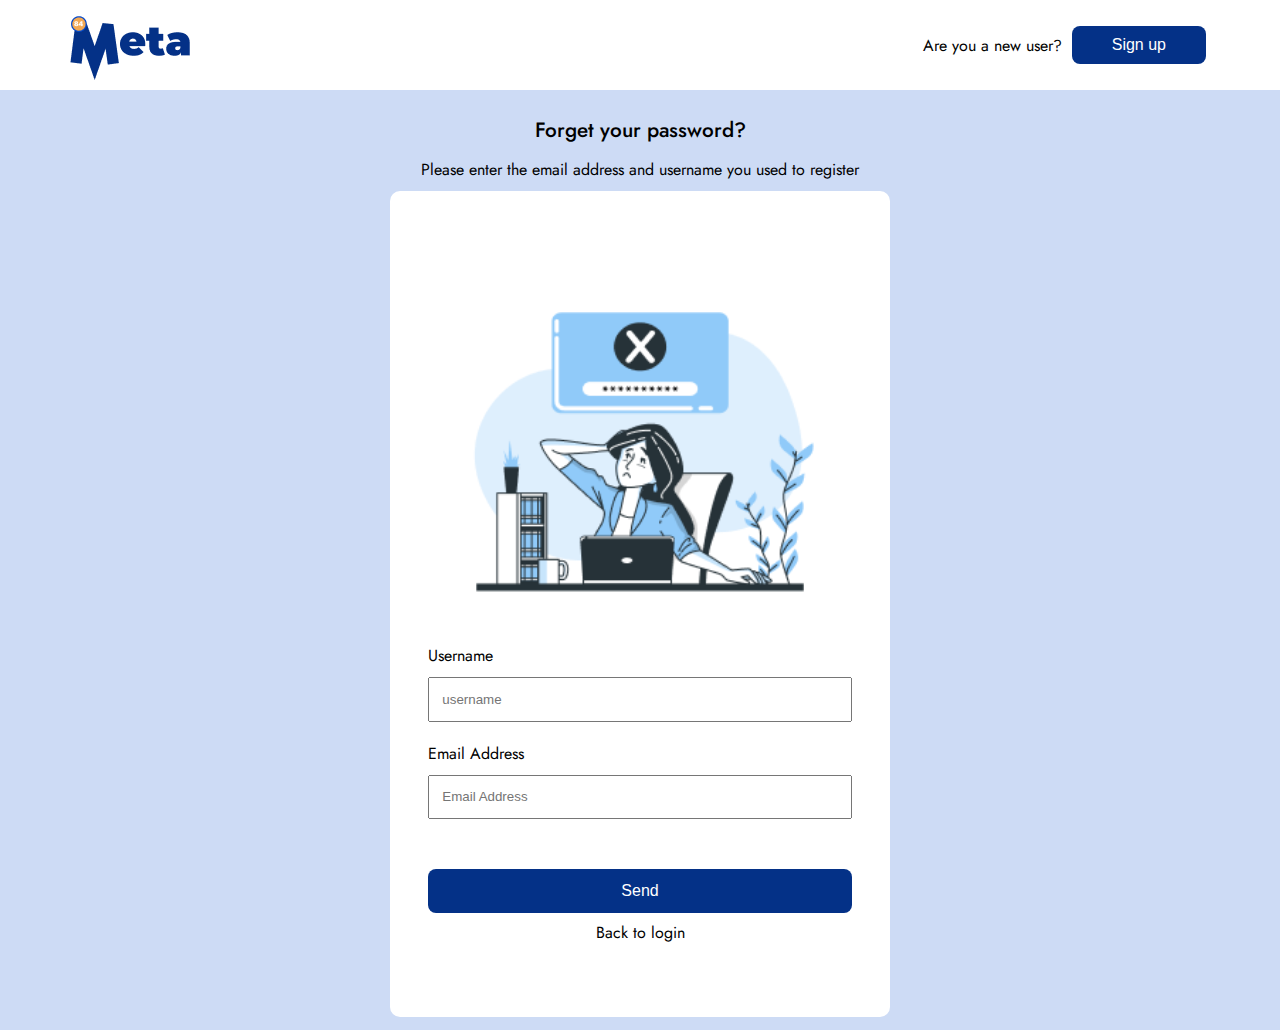
<file: forget.html>
<!DOCTYPE html>
<html lang="en">
<head>
    <meta charset="UTF-8">
    <meta http-equiv="X-UA-Compatible" content="IE=edge">
    <meta name="viewport" content="width=device-width, initial-scale=1.0">
    <link rel="stylesheet" href="static.css">

    <title>Forgot Password</title>
</head>
<body id="SignUpBody" class="sign-up-body">
    <header class="sign-up-header">
        <nav class="sign-up-nav">
            <a><img src="images/Logo.png" alt=""></a>
            <div class="sign-up-log-in">
                <p>
                    Are you a new user?
                </p>
                <button class="sign-up-nav-btn">
                    Sign up
                </button>
            </div>
        </nav>
    </header>
    <main class="sign-up-main">
        <h2>Forget your password?</h2>
        <p class="forgot-paragraph">Please enter the email address and username you used to register</p>
        
        <form action="" method="post" id="form" class="sign-up-form">
            
            <img class="forget-pass-img" src="images/Forgot password-bro 1.png" alt="forget password illustration">
           
            <label for="user-name">Username</label>
            <input type="text" name="user-name" id="username" placeholder="username">
           
            <label for="logInEmail">Email Address</label>
            <input type="email" name="signUp-email" id="signUpEmail" placeholder="Email Address">
           
            <button type="submit" class="sign-up-btn">Send</button>
            <a><p class="forgot-paragraph">Back to login</p></a>
               
        </form>
    </main>
</body>
</html>
</file>
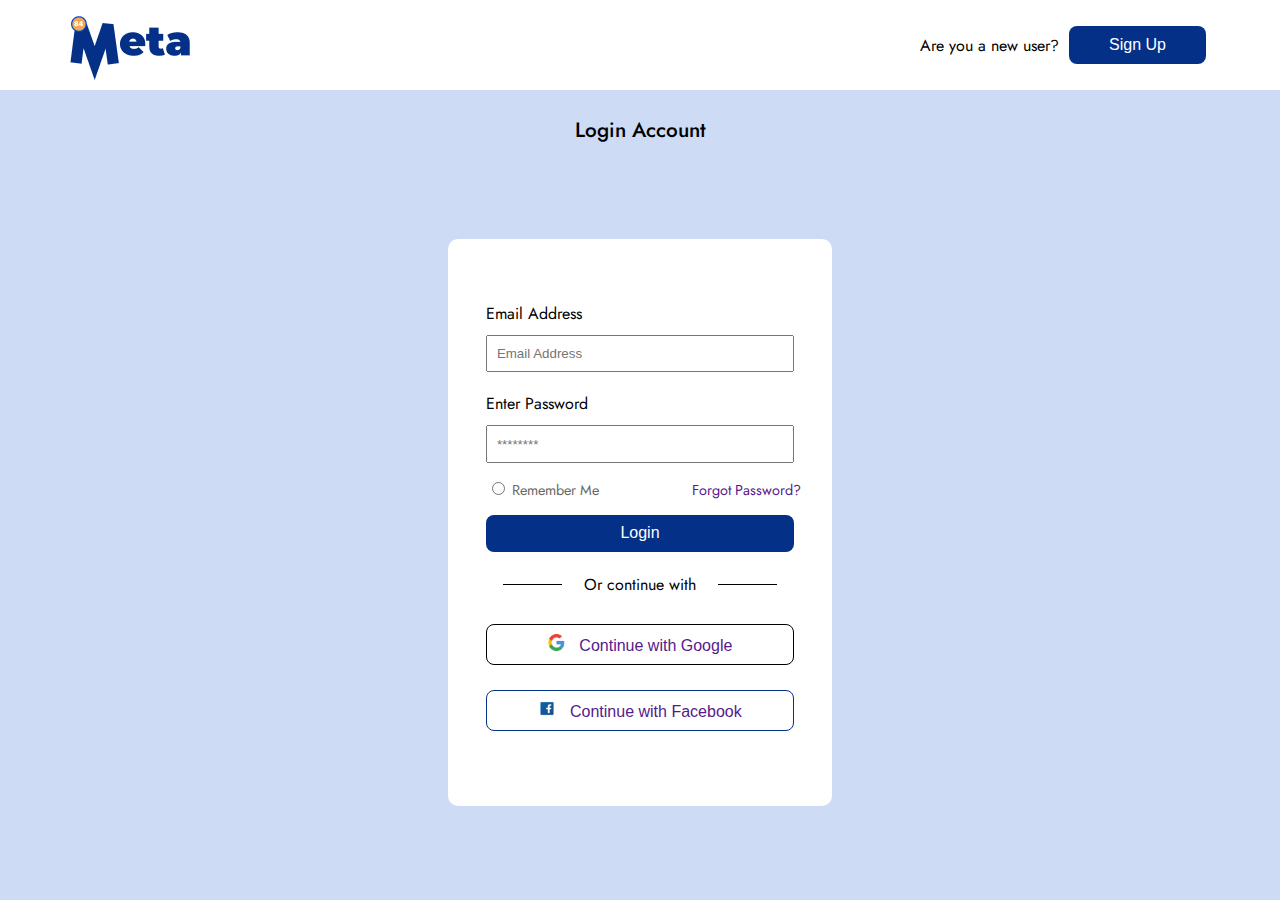
<file: login.html>
<!DOCTYPE html>
<html lang="en">
<head>
    <meta charset="UTF-8">
    <meta http-equiv="X-UA-Compatible" content="IE=edge">
    <meta name="viewport" content="width=device-width, initial-scale=1.0">
    <link rel="stylesheet" href="static.css">
    <link rel="shortcut icon" href="images/favicon.png"/>
    <script src="static.js" defer></script>
    <title>84Meta | Log In</title>
</head>
<body id="logInBody" class="log-in-body">
    <header class="log-in-header">
        <nav class="log-in-nav">
            <a href="index.html" title="Back to Home"><img src="images/Logo.png" alt="logo"></a>
            <div class="log-in-sign-up">
                <p>
                    Are you a new user?
                </p>
                <button class="log-in-nav-btn">
                    <a href="signup.html" class="index-nav-sign-up">Sign Up</a> 
                </button>
            </div>
        </nav>
    </header>
    <main class="log-in-main">
        <h2>Login Account</h2>
        <form action="" method="post" class="log-in-form">
            <label for="logInEmail">Email Address</label>
            <input type="email" name="login-email" id="logInEmail" placeholder="Email Address">
            <label for="logInPassword">Enter Password</label>
            <input type="password" name="login-password" id="logInPassword" placeholder="********">
            <div class="log-in-forgot-rem">
                <div>
                <input type="radio" name="log-in-rem" id="logInRem">
                <label for="logInRem">Remember Me</label>
                </div>
                <a href="" class="log-in-forgot">Forgot Password?</a>
            </div>
            <button type="submit" class="log-in-btn">Login</button>
            <div class="log-in-continue">
                <span class="log-in-line"></span>
                <p>Or continue with</p>  
                <span class="log-in-line"></span>
            </div>
            <button type="submit" class="log-in-social log-in-google"><img src="images/google-svgrepo-com (1) 1.png" alt=""><a href="">Continue with Google</a></button>
            <button type="submit" class="log-in-social log-in-fb"><img src="images/Facebook.png" alt=""><a href="">Continue with Facebook</a></button>
        </form>
    </main>
</body>
</html>
</file>
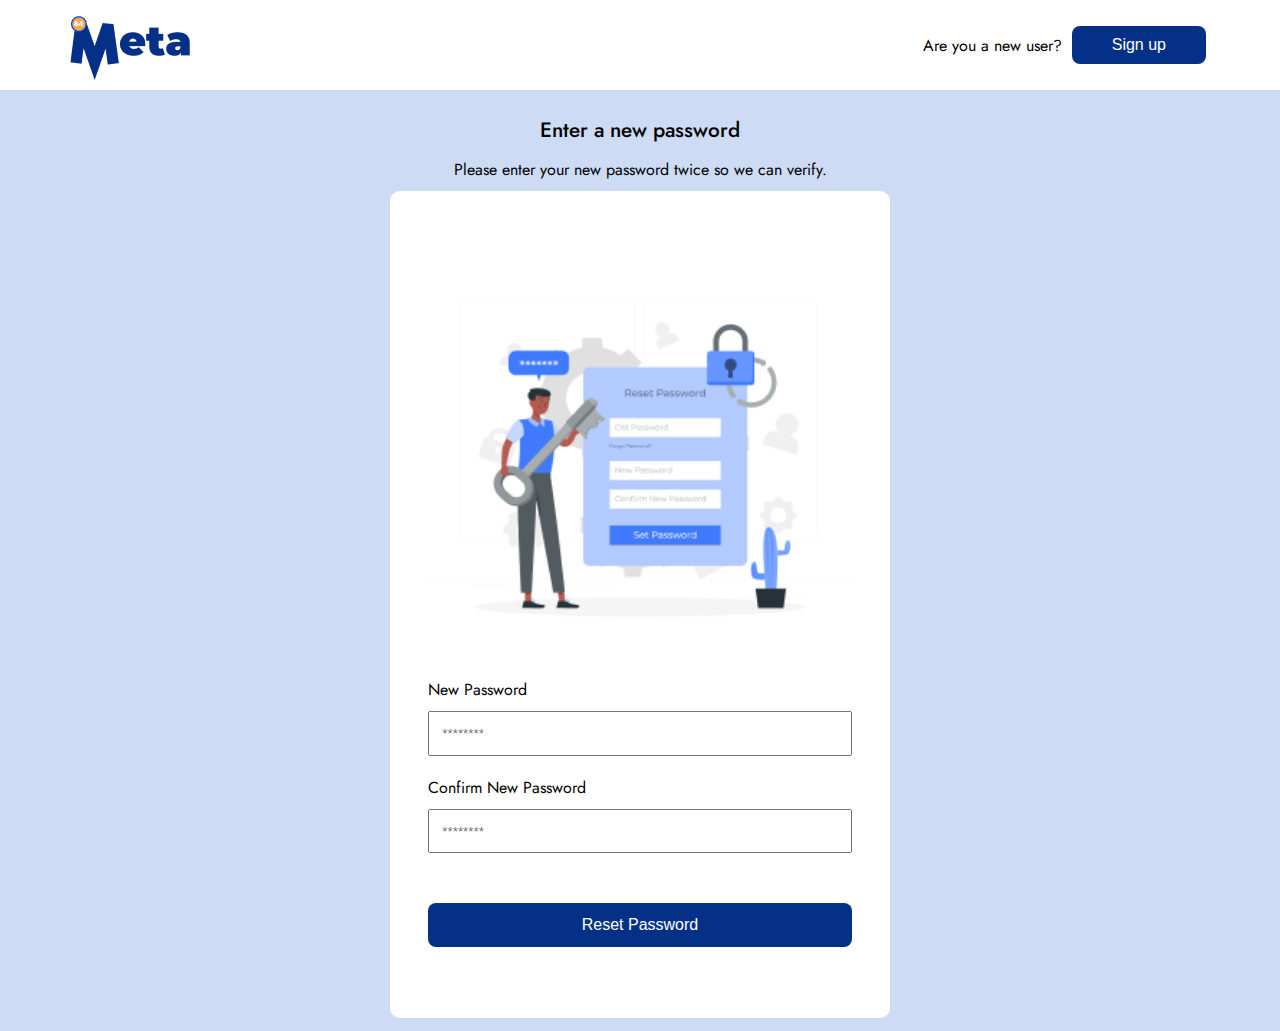
<file: reset.html>
<!DOCTYPE html>
<html lang="en">
<head>
    <meta charset="UTF-8">
    <meta http-equiv="X-UA-Compatible" content="IE=edge">
    <meta name="viewport" content="width=device-width, initial-scale=1.0">
    <link rel="stylesheet" href="static.css">

    <title>Forgot Password</title>
</head>
<body id="SignUpBody" class="sign-up-body">
    <header class="sign-up-header">
        <nav class="sign-up-nav">
            <a><img src="images/Logo.png" alt=""></a>
            <div class="sign-up-log-in">
                <p>
                    Are you a new user?
                </p>
                <button class="sign-up-nav-btn">
                    Sign up
                </button>
            </div>
        </nav>
    </header>
    <main class="sign-up-main">
        <h2>Enter a new password</h2>
        <p class="forgot-paragraph">Please enter your new password twice so we can verify.</p>
        
        <form action="" method="post" id="form" class="sign-up-form">
            
            <img class="forget-pass-img" src="images/Reset password-rafiki 1.png" alt="forget password illustration">
           
            
            <label for="logInPassword">New Password</label>
            <input type="password" name="signUp-password" id="signUpPassword" placeholder="********">

           
            
                <label for="logInPassword">Confirm New Password</label>
                <input type="password" name="signUp-password2" id="signUpPassword2" placeholder="********">
  
            <button type="submit" class="sign-up-btn">Reset Password</button>
           
               
        </form>
    </main>
</body>
</html>
</file>
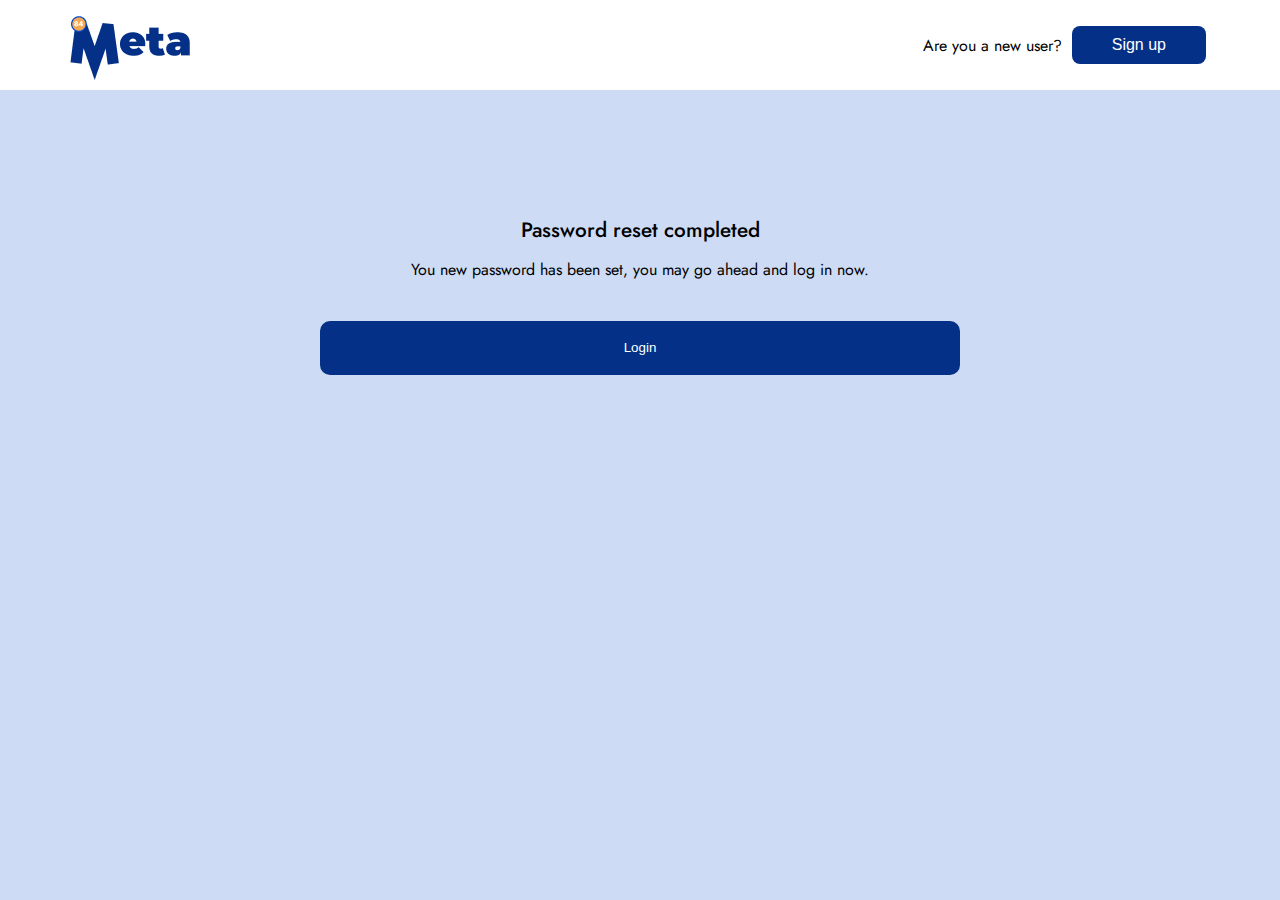
<file: resetComplete.html>
<!DOCTYPE html>
<html lang="en">
<head>
    <meta charset="UTF-8">
    <meta http-equiv="X-UA-Compatible" content="IE=edge">
    <meta name="viewport" content="width=device-width, initial-scale=1.0">
    <link rel="stylesheet" href="static.css">

    <title>Forgot Password</title>
</head>
<body id="SignUpBody" class="sign-up-body">
    <header class="sign-up-header">
        <nav class="sign-up-nav">
            <a><img src="images/Logo.png" alt=""></a>
            <div class="sign-up-log-in">
                <p>
                    Are you a new user?
                </p>
                <button class="sign-up-nav-btn">
                    Sign up
                </button>
            </div>
        </nav>
    </header>
    <main class="sign-up-main">
        <div class="resetComplete">
            <h2>Password reset completed</h2>
            <p class="forgot-paragraph">You new password has been set, you may go ahead and log in now.</p>
            <button type="submit" class="buttonComplete">Login</button>
        </div>
       
    </main>
</body>
</html>
</file>
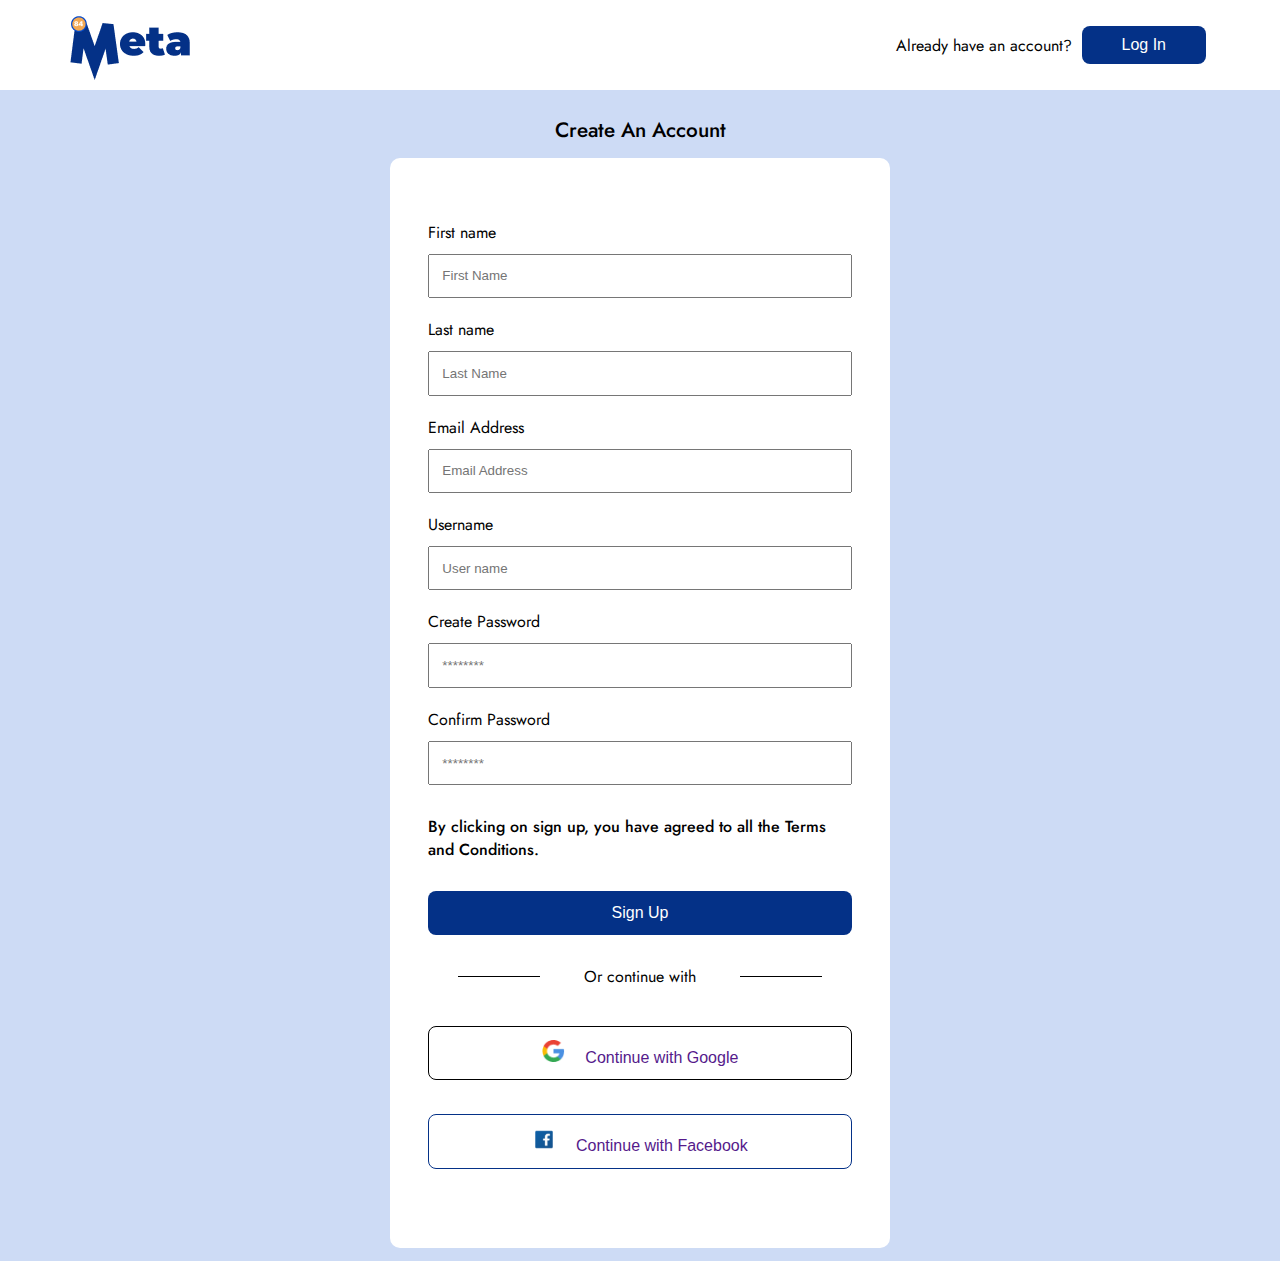
<file: signup.html>
<!DOCTYPE html>
<html lang="en">
<head>
    <meta charset="UTF-8">
    <meta http-equiv="X-UA-Compatible" content="IE=edge">
    <meta name="viewport" content="width=device-width, initial-scale=1.0">
    <link rel="stylesheet" href="static.css">
    <script src="signup.js" defer></script>
    <link rel="shortcut icon" href="images/favicon.png"/>
    <title>84Meta | Sign Up</title>
</head>
<body id="SignUpBody" class="sign-up-body">
    <header class="sign-up-header">
        <nav class="sign-up-nav">
            <a href="index.html" title="Back to Home"><img src="images/Logo.png" alt="logo"></a>
            <div class="sign-up-log-in">
                <p>
                    Already have an account?
                </p>
                <button class="log-in-nav-btn">
                    <a href="login.html" class="index-nav-sign-up">Log In</a> 
                </button>
            </div>
        </nav>
    </header>
    <main class="sign-up-main">
        <h2>Create An Account</h2>
        <form action="" method="post" id="form" class="sign-up-form">
            
            <div class="form-control">
                <label for="first-name">First name</label>
                <input type="text" name="first-name" id="firstName" placeholder="First Name">
                <small>Error message</small>
            </div>   
            
            <div class="form-control">
                <label for="last-name">Last name</label>
                <input type="text" name="last-name" id="lastName" placeholder="Last Name">
                <small>Error message</small>
            </div>
           
            <div class="form-control">
                <label for="logInEmail">Email Address</label>
                <input type="email" name="signUp-email" id="signUpEmail" placeholder="Email Address">
                <small>Error message</small>
            </div>
            
            <div class="form-control">
                <label for="username">Username</label>
			    <input type="text" placeholder="User name" id="username" />
                <small>Error message</small>
            </div>
            
            <div class="form-control">
                <label for="logInPassword">Create Password</label>
                <input type="password" name="signUp-password" id="signUpPassword" placeholder="********">
                <small>Error message</small>
            </div>
           
            <div class="form-control">
                <label for="logInPassword">Confirm Password</label>
                <input type="password" name="signUp-password2" id="signUpPassword2" placeholder="********">
                <small>Error message</small>
            </div>
            
            
            <p class="terms">By clicking  on sign up, you have agreed to all the <a>Terms and Conditions</a>.</p>

            <button type="submit" class="sign-up-btn">Sign Up</button>
            <div class="sign-up-continue">
                <span class="sign-up-line"></span>
                <p>Or continue with</p>  
                <span class="sign-up-line"></span>
            </div>
            <button type="submit" class="sign-up-social sign-up-google"><img src="images/google-svgrepo-com (1) 1.png" alt=""><a href="">Continue with Google</a></button>
            <button type="submit" class="sign-up-social sign-up-fb"><img src="images/Facebook.png" alt=""><a href="">Continue with Facebook</a></button>
        </form>
    </main>
</body>
</html>
</file>
<file: static.css>
@import url('https://fonts.googleapis.com/css2?family=Jost:ital,wght@0,100;0,200;0,300;0,400;0,500;0,600;0,700;0,800;0,900;1,100;1,200;1,300;1,400;1,500;1,600;1,700;1,800;1,900&display=swap');

:root{
    --font-family: 'Jost', sans-serif;
    --primary-blue:#064acb;
    --primary-blue-hover:#053ea9;
    --primary-blue-active-focus:#043187;
    --secondary-brown:#f3a953;
    --secondary-brown-hover:#ca8d45;
    --secondary-brown-active-focus:#a27137;
    --success-green:#00d400;
    --success-green-hover:#00aa00;
    --success-green-active-focus:#008000;
    --error-red:#ff0000;
    --error-red-hover:#d40000;
    --error-red-active-focus:#aa0000;
    --border-radius:10px;
    --login-border-radius:8px;
    --hero-section-blue:#cddbf5;
    --regular-font-size:24px;
    --large-font-size:56px;
    --regular-font-weight:400;
    --heavy-font-weight:700;
    --border-width: 1px;
    --white:white;
    --black:black;
    --index-hero-text-background:linear-gradient(180deg, #5986dc, #043187);
    --box-shadow-gray:2px 2px 6px dimgray;
    --transparent:transparent;
    --index-hero-circle:#5986dc;
    --decoration-border: solid 3px var(--secondary-brown);
    --footer-background:#82a4e5;
}

*, ::before, ::after{
    box-sizing: border-box;
    padding: 0;
    margin: 0;
}
html,body{
    width: 100%;
    font-family: var(--font-family);
    font-size: 1em;
    
}

.index-body{
    color: var(--black);
}
.index-header{
    background-color:var(--hero-section-blue); 
}
.index-body button{
    outline: none;
    border: none;
}
.nav{
    width: 100%;
    display: flex;
    flex-direction: row;
    height: 10vh;
}
.base-nav{
    font-size: 1.3em;
}
.nav-btn{
    margin: 0px 10px;
    padding: 10px 40px;
    border-radius: var(--border-radius);
    border: none;
    font-size: .7em;
}
.contact-us-body nav, .about-us-body nav, .faq-body nav{
    font-size: 1.3em;
}
.nav-btn:nth-child(1){
    background-color: var(--primary-blue-active-focus);
    color: var(--white);
}

.nav-btn:nth-child(2){
    background-color: var(--transparent);
    color: var(--primary-blue-active-focus);
    border: solid 1px var(--primary-blue-active-focus);
}
.nav-btn:hover, .nav-btn:hover, .index-hero-btn:hover, .start-btn-left:hover{
    color: white;
    background-color: var(--primary-blue-hover);
}
.nav-btn:nth-child(2) a, .nav-btn:nth-child(2) a:active{
    color: var(--primary-blue-active-focus);
}
.nav-btn:nth-child(2) a:hover, .index-log:hover  .index-nav-log-in, , .nav-btn:nth-child(2) a:visited{
    color: var(--white);
}
a{
    text-decoration: none;
}
.start a{
    color: white;
}
.hamburger:hover .toggle-item{
    z-index: 40;
    cursor: pointer;
    background-color: var(--secondary-brown-hover);
}
.profile-circle{
    z-index: 40;
    display: none;
}
img{
    cursor: pointer;
}
.vid-popup-wrapper{
    top: 15vh;
    left: 20%;
    position: absolute;
    display: none;
    flex-direction: row;
    justify-content: center;
    align-items: center;
    width: 60%;
    padding: 5%;
    background-color: transparent;
    opacity: .9;
}
.index-nav-sign-up{
    color: white;
}
.index-log:hover  .index-nav-log-in, .log-in-btn:hover .index-nav-log-in, .log-in-nav-btn:hover .index-nav-sign-up{
    color: white;
}
.log-in-body .index-nav-log-in{
    color: white;
}
#close{
    position: absolute;
    font-size: 1em;
    padding: 3% 5%;
    border-radius: var(--border-radius);
    background-color: var(--primary-blue-active-focus);
    color: var(--white);
    top: 0%;
    right:1vw;
    cursor: pointer;
}
#close:hover{
    background-color: var(--primary-blue-hover);
    color: var(--secondary-brown);
}
.blur{
    filter: blur(100px);
    -webkit-filter: blur(100px);
    -moz-filter: blur(100px);
    -o-filter: blur(100px);
    -ms-filter: blur(100px);
}
.vid-popup-container{
    display: flex;
    justify-content: center;
    width: 100%;
    margin: auto;
}
button, a{
    cursor: pointer;
}
.sign-up-nav{
    width: 100%;
    display: flex;
    height: 10vh;
    padding: 1% 5%;
    align-items: center;
    justify-content: space-between;
}

.sign-up-nav-btn{
    margin: 0px 10px;
    padding: 10px 40px;
    border-radius: var(--login-border-radius);
    border: none;
    font-size: 1em;
    background-color: var(--primary-blue-active-focus);
    color: var(--white);
}
.sign-up-log-in{
    display: flex;
    flex-direction: row;
    align-items: center;
}
.sign-up-main{
    background-color: var(--hero-section-blue);
    width: 100%;
    padding:1%;
    display: flex;
    flex-direction: column;
    min-height: 90vh;
}
.sign-up-main h2{
    font-size: 1.3em;
    font-weight: 500;
    text-align: center;
    padding: 1%;
}
.sign-up-form{
    width: 500px;
    
    margin: auto;
    background-color: white;
    border-radius: var(--border-radius);
    display: flex;
    flex-direction: column;
    padding:  5% 3%;
}

.terms{
    font-weight: 500;
    font-size: 16px;
    margin-top: 10px;
}

.form-control{
    display: flex;
    flex-direction: column;
    position: relative;
}

.form-control.success input {
	border-color: var(--success-green) ;
}

.form-control.error input {
	border-color: #e74c3c;
}


.form-control small {
	color: #e74c3c;
	position: absolute;
	bottom: 0;
	left: 0;
    
	visibility: hidden;
}

.form-control.error small {
	visibility: visible;
}


#SignUpEmail,#signUpPassword,#signUpPassword2
.sign-up-btn,.sign-up-social{
    width: 100%;
    place-self: center;
}
#signUpEmail,#signUpPassword,#signUpPassword2,#lastName,#firstName,#username{
    padding: 3%;
    margin-bottom: 20px;
}
.sign-up-btn,.sign-up-social{
    padding: 3% ;
    font-size: 1em;
    border-radius: var(--login-border-radius);
}
.sign-up-btn{
    background-color: var(--primary-blue-active-focus);
    color: white;
    margin: 2% 0%;
    margin-top: 30px;
}
.sign-up-social{
    margin: 4% 0%;
}
.sign-up-continue{
    padding: 5% 2%;
    width: 100%;
    text-align: center;
    display: flex;
    flex-direction: row;
    align-items: center;
    justify-content: space-around;
}
.sign-up-social img{
    width: 6%;
    margin-right: 5%;
    height: auto;
}
.sign-up-line{
    height: 1px;
    background-color: black;
    width: 20%;
}
.sign-up-form label{
    margin-bottom: 10px;
}
.sign-up-btn:hover, .sign-up-nav-btn:hover{
    background-color: var(--primary-blue-hover);
}

input:focus{
    outline: none;
    border: solid 1px var(--primary-blue);
}
.sign-up-social{
    background-color: var(--white);
}
.sign-up-fb{
    border: solid 1px var(--primary-blue-active-focus);
}
.sign-up-google{
    border: solid 1px var(--black);
}

.log-in-forgot a, .log-in-forgot a:visited,.log-in-forgot a:active{
    text-decoration: none;
    color: dimgray;
}
.log-in-body a:hover{
    color: var(--primary-blue-hover);
}
.log-in-nav button, .log-in-btn{
    outline: none;
    border: none;
}
.log-in-nav{
    width: 100%;
    display: flex;
    height: 10vh;
    padding: 1% 5%;
    align-items: center;
    justify-content: space-between;
}

.log-in-nav-btn{
    margin: 0px 10px;
    padding: 10px 40px;
    border-radius: var(--login-border-radius);
    border: none;
    font-size: 1em;
    background-color: var(--primary-blue-active-focus);
    color: var(--white);
}
.log-in-sign-up{
    display: flex;
    flex-direction: row;
    align-items: center;
}
.log-in-main{
    background-color: var(--hero-section-blue);
    width: 100%;
    padding:1%;
    display: flex;
    flex-direction: column;
    min-height: 90vh;
}
.log-in-main h2{
    font-size: 1.3em;
    font-weight: 500;
    text-align: center;
    padding: 1%;
}
.log-in-form{
    width: 30vw;
    margin: auto;
    background-color: white;
    border-radius: var(--border-radius);
    display: flex;
    flex-direction: column;
    padding:  5% 3%;
}
#logInEmail,#logInPassword,
.log-in-btn,.log-in-social{
    width: 100%;
    place-self: center;
}
#logInEmail,#logInPassword{
    padding: 3%;
    margin-bottom: 20px;
}
.log-in-btn,.log-in-social{
    padding: 3% ;
    font-size: 1em;
    border-radius: var(--login-border-radius);
}
.log-in-btn{
    background-color: var(--primary-blue-active-focus);
    color: white;
    margin: 2% 0%;
}
.log-in-social{
    margin: 4% 0%;
}
.log-in-continue{
    padding: 5% 2%;
    width: 100%;
    text-align: center;
    display: flex;
    flex-direction: row;
    align-items: center;
    justify-content: space-around;
}
.log-in-social img{
    width: 6%;
    margin-right: 5%;
    height: auto;
}
.log-in-line{
    height: 1px;
    background-color: black;
    width: 20%;
}
.log-in-form label{
    margin-bottom: 10px;
}
.log-in-btn:hover, .log-in-nav-btn:hover{
    background-color: var(--primary-blue-hover);
}
.log-in-body input[type=radio]{
    margin-right: 3px;
}
.log-in-body input[type=radio]:checked{
    accent-color: var(--primary-blue-active-focus);
}
.log-in-body input:focus{
    outline: none;
    border: solid 1px var(--primary-blue);
}
.log-in-social{
    background-color: var(--white);
}
.log-in-fb{
    border: solid 1px var(--primary-blue-active-focus);
}
.log-in-google{
    border: solid 1px var(--black);
}
.log-in-forgot-rem{
    margin: 3% 2%;
    margin-top: -1%;
    color: dimgray;
    width: 100%;
    font-size:.9em;
    display: flex;
    justify-content: space-between;
    flex-direction: row;
    flex-wrap: wrap;
    align-items: flex-end;
}
.faq-body h1{
    font-weight: var(--regular-font-weight);
}
.faq-body .nav{
    font-weight: var(--regular-font-weight);
    background-color: var(--white);
}


/* ...............#######################.............. */

.questions {
    height: 34.563rem;
    background-image: url("images/customer-service-faq.png");
    background-repeat: no-repeat;
    background-size: cover;
    /* background-color: var(--hero-section-blue); */
    text-align: center;
}

.question-form {
    padding-top: 11rem;
}

.question-form h1{
    color: var(--white);
    font-weight: 600;
    font-size:var(--large-font-size);

}
.d {
    padding-top: 3rem;
    display: flex;
    justify-content: center;
}

.input-question{
    width: 40.063rem;
    height: 3.5rem;
    font-weight: var(--regular-font-weight);
    font-size: var(--regular-font-size);
    color:var(--index-hero-circle);
    padding-left: 50px;

    
}


.question-button{
    width:4rem;
    height:3.5rem;
    background-color:var(--secondary-brown);
}


/* .......#################..................#############.................. */

.frequent-question{
    padding: 0% 5%;
    padding-top: 2.313rem;
}



.frequent-question h1{
        color: var(--black);
        font-weight: 600;
        font-size:32px;
}

.answer-question {
    padding-top:3rem;
}

.metadata{
    height: 3.688rem;
    border: 1px solid #043187;
    border-radius: 8px;
    display: flex;
    margin-bottom:20px;
    cursor: pointer;
}

.meta-question{
    color: var(--black);
    font-weight: 700;
    font-size: 1.2em;
    margin-top:17px;
}



.open{
    width: 24px;
    height: 24px;
    color: var(--black);
    margin: 17px 10px 0 30px;
}



.answer-question .metadata .open,
  .answer-question .metadata .close {
    width: 24px;
    height: 24px;
    opacity: 0;
    transition: all 500ms;
    color: var(--black);
    margin: 17px 10px 0 30px;
}
.answer-question .metadata .open.f-active,
.answer-question .metadata .close.f-active {
    opacity: 1;

}
.content{
font-weight: 400;
font-size: 1.2em;
padding:16px 0 0 70px;
display: none;
color: var(--black);
}

.content.f-active {
    display: flex;
    padding-top:0;
    padding-bottom:16px;
    

  }


/* #####################,,,,,,,,,,......................############### */

.in-touch{
    height:450px;
    background-color: var(--hero-section-blue);
    text-align: center; 
    margin-top: 80px;
    margin-bottom: 10vh; 
    color: var(--black); 
    /* display: flex;
    flex-direction: column;
    justify-content: space-evenly;  */
}
.in-touch a, .in-touch a:active, .in-touch a:visited{
    color: white;
}
.touch-heading{
    padding-top:69px

}

.touch-paragraph{

    padding-top:40px;
}
/* 
.touch-image{
    width: 600px;
    height: 559.46px;
} */

.touch-button{
    width: 19.009rem;
    height: 3.625rem;
    margin-top: 36px;
    background-color: var(--primary-blue-active-focus);
    color: var(--white);
    border-radius: var(--border-radius);
    font-weight: var(--heavy-font-weight);
    font-size: var(--regular-font-size);
}

.touch-button:hover{
    box-shadow: 2px 2px 6px dimgray;
    color: white;
    background-color: var(--primary-blue-hover);
}


@keyframes myMoveLeft {
    0%{
        opacity: .5;
        left: -1vw;
    }
    100%{
        opacity: 1;
        left: 5vw;
    }
    
}
@keyframes myMoveRight {
    0%{
        opacity: .5;
        right: 1vw;
    }
    100%{
        opacity: 1;
        right: 10vw;
    }
    
}
@keyframes myFade {
    0%{
        opacity: .1;
    }
    100%{
        opacity: 1;
    }
}
@media only screen and (max-width : 1069px){

    .questions{
        height:23rem;
    }
    .faq-body h1{
        font-size: 2.5em;
    }

    .question-form{
        padding-top: 120px
    }

    .input-question{
        width:10rem;
        height:3rem;
        padding-left:10px;
        font-size:16px;
    }

    .question-button{
        height:3rem;
        width:3.5rem;
    }
    .metadata{
        height: 70px;
    }
    .meta-question{
        font-weight: 700;
        font-size: .9em;
    }
    .open{
        margin-left:10px;
    }
    .answer-question .metadata .open,
    .answer-question .metadata .close {
        margin-left:5px;
    }
    .content{
        padding-left:50px;
        font-size:15px;
       
    }
    .touch-button{
        color: white;
        font-size: 1em;
        width: 12rem;
        height: 3.625rem;
        border: none;
        outline: none;
    }
    .in-touch{
        height:450px;
    }
    .faq-footer{
        padding: 3% ;
        text-align: center;
        background-color: var(--footer-background)
    }
    
}  
@media screen and (min-width:768px) and (max-width:1023px) {
    html,body{
        width: 100%;
        font-family: var(--font-family);
        color: var(--black);
    }
    .profile-circle{
        z-index: 40;
        display: none;
    }
    .nav{
        height: 10vh;
        width: 100%;
        padding:5% 5%;
        display: flex;
        flex-direction: row;
        align-items: center;
        justify-content: space-between;
        background-color:transparent;
    }
    .nav-links{
        z-index: 10;
        text-align: center;
        width: 60%;
        flex-direction: column;
        position: absolute;
        top: -100vh;
        right: 0;
        opacity: 0;
        transition: .5s ease-out;
        background-color: white;
        padding: 10px 2px;
        display: flex;
        box-shadow: var(--box-shadow-gray);
    }
    .nav-btn{
        font-size: 1.2em;
    }
    .active-small{
        opacity: 1;
        top: 10vh;
    }
    .nav-link{
        padding: 30px;
        text-decoration: none;
        color: var(--primary-blue-active-focus);
    }
    .nav-link:active, .nav-link:visited{
        color: var(--primary-blue-active-focus);
    }
    .nav-link:hover{
        border-bottom: solid 1px var(--secondary-brown-hover);
        color: var(--secondary-brown-hover);
    }
    .nav-btns{
        display: flex;
    }
    .hamburger{
        display: block;
        z-index: 40;
    }
    .hamburger.click-small .toggle-item:nth-child(2){
        opacity: 0;
        z-index: 40;
    }
    .hamburger.click-small .toggle-item:nth-child(1){
        transform: translateY(8px) rotate(45deg) ;
    }
    .hamburger.click-small .toggle-item:nth-child(3){
        transform: translateY(-6px) rotate(-45deg);  
    }
    .toggle-item{
        z-index: 40;
        margin: 4px;
        height: 3px;
        width: 30px;
        background-color: var(--primary-blue-active-focus);
    }
    .nav-link{
        width: 40%;
        margin: auto;
    }
    .index-hero-container{
        width: 100%;
        background-color: var(--hero-section-blue);
        display: flex;
        flex-direction: column;
        align-items: center;
        padding: 5% 5%;
    }
    #slideOne,
    #slideTwo,
    #slideThree,
    #slideFour{
        display: none;
        width: 100%;
        flex-direction: column;
        align-items: center;
        justify-content: center;
    }
    #slideOne{
        display: flex;
    }
    #slideOne img, 
    #slideTwo img,
    #slideThree img,
    #slideFour img{
        width: 100%;
        max-height: 500px;
        padding:5% 2%;
        margin: auto;
        margin-top: 5%;
    } 
    #slideOne .index-hero-text, #slideTwo img, #slideThree img, #slideFour .index-hero-text{
        -webkit-animation: myFade 2s linear forwards;
        animation: myFade 2s linear forwards ;
    }
    #slideTwo img{
        height: 550px;
    }
    #slideThree img, #slideFour img{
        height: 500px;
    }
    .index-hero-container .index-hero-text{
        padding: 3% 1%;
        text-align: center;
    }
    h1{
        font-size: 2.5em;
    }
    .index-hero-container p{
        font-size: 1.8em;
        padding: 1% 10%;
    }
    .index-hero-text > *{
        margin-top: 8%;
    }
    .index-hero-btn{
        font-size: 1em;
        padding: 3% 10%;
        border-radius: var(--border-radius);
        background-color: var(--primary-blue-active-focus);
        color: var(--white);
        font-weight: 500;
    }
    .index-hero-btn:hover{
        background-color: var(--primary-blue-hover);
    }
    .circles{
        display: flex;
        flex-direction: row;
        height: 10vh;
        padding-top: 5vh;
    }
    .circle{
        background-color: var(--index-hero-circle);
        height: .5vh;
        width: .5vh;
        padding: 5px;
        border-radius: 50%;
        margin: 0px 5px;
    
    }
    .circle:hover{
        background-color: var(--primary-blue-hover);
    }
    .why-use{
        padding: 0% 0%;
        margin-top: 7%;
        width: 100%;
        display: flex;
        flex-direction: column;
        justify-content: space-between;
        align-items: center;
        text-align: center;
        
    }
    .why-use-body{
        display: flex;
        flex-direction: row;
        width: 90%;
        border-bottom: var(--decoration-border);
        padding: 5% 0%;
    }
    .why-use-content{
        margin: auto;
        width: 30%;
        display: flex;
        flex-direction: column;
        align-items: center;
        padding: 5% 0%;
    }
    .why-use img{
        width: 80%;
        margin: 5% 0% ;
        margin-bottom: 3vh;
      
    }
    .why-use p{
        font-size: 1.5em;
    }
    .what-is-lower-content{
        width: 100%;
        display: flex;
        flex-direction: row;
        justify-content: space-between;
        flex-wrap: wrap;
    }
    .exif-what-is{
        font-size: 1.1em;
    }
    .exif-what-is:nth-child(1),.exif-what-is:nth-child(2),.exif-what-is:nth-child(3),.exif-what-is:nth-child(4) {
       width: 50%;
    }
    .exif-what-is:nth-child(5){
        width: 100%;
        text-align: center;
    }
    .exif-what-is ul{
        width: 100%;
        text-align: left;
        padding-left: 30%;
    }
    .exif-what-is:nth-child(5) ul{
        padding-left: 42%;
    }
    .exif-what-is h3{
        text-align: center;
        padding-bottom: 5%;
        padding-top: 10%;
    }
    .exif-what-is img{
        margin-right: 3%;
    }
    .how-to-view{
        text-align: center;
        width: 100%;
        padding: 0% 5%;

    }
    .how-to-view h1{
        font-size: 2em;
        margin: auto;
        border-top: var(--decoration-border);
        width: 90%;
        padding-top: 10%;
    }
    .how-to-view-content div{
        display: flex;
        flex-direction: column;
        align-items: center;
        padding: 5% 10%;
        width: 80%;
        margin: 10% auto;
        background-color: var(--hero-section-blue);
    }
    .how-to-view-content{
        margin: auto;
        width: 90%;
        padding: 10% 0%;
        padding-top: 5%;
        border-bottom: var(--decoration-border);
    }
  
    .how-to-view-content div > *{
        margin: 5%;
    }
    .how-to-view-content h2{
        width: 50px;
        padding: 5px;
        background-color:var(--secondary-brown);
        border-radius: 50%;
        color: var(--white);
        font-weight: 400;
    }
    .how-to-view-content div{
        font-size: 1.5em;
    }
    .reviews-and-awards{
        width: 100%;
        background-color: var(--hero-section-blue);
        text-align: center;
        font-size: 1.2em;
    }
    .review-content{
        font-size: .9em;
        display: flex;
        width: 100%;
        margin: auto;
        padding-bottom: 5%;
        justify-content: space-between;
        border-bottom: var(--decoration-border);
    }
    .reviews-and-awards h1{
        padding: 5% 0%;
        font-size: 2em;
    }
    .reviews{
        padding: 5%
    }
    .review h3{
        font-size: 1.2em;
        padding: 2%;
    }
    .review h4{
        padding: 2%;
    }
    .review{
        width: 33%;
        padding: 5% 0%;
        opacity: .3;
    }
    .review img{
        width: 35%;
    }
    .awards{
        padding: 0% 0%;
        padding-bottom:12% ;
        height: 50%;
        display: flex;
        flex-direction: column;
        width: 100%;
        text-align: center;
    }
    .awards h1{
        padding: 2% 0%;
    }
    .awards-content{
        width: 100%;
        display: flex;
        flex-direction: row;
        justify-content: space-evenly;
    }
    .awards-img{
        margin-top: 5%;
        width: 20%;
        height: auto;
    }
    .service-team-text :not(h1){
        margin: 2% 0%;
        padding-right: 5%;
        font-size: 1.1em;
    }
    .service-img{
        width: 50%;
        float: right;
        margin-right: -5%;
    }
    .start{
        display: flex;
        flex-direction: row;
        width: 100%;
        padding: 5% 5%;
        background: url(images/index-vector.png);
        background-repeat: no-repeat;
        background-size: cover;
    }
    .start-btn-left{
        margin-top: 10%;
        background-color: var(--primary-blue-active-focus);
    }
    .start button{
        font-size: 1.1em;
        padding:15px 0px;
        width: 200px;
        color: white;
        border-radius: var(--border-radius);
    }
     .start-btns-right{
        display: flex;
        flex-direction: column;
        width: 50%;
    }
     .start-btn-right{
        background-color: var(--secondary-brown);
        margin: auto;
        margin-right: 10px;
    }
     .start-btn-right:nth-child(2){
        margin-top: 5%;
    }
    .footer-link h2{
        margin: 2% 0%;
        font-size:1.5em;
    }
    .footer-link li{
        font-size: 1.1em;
    }
}

@media screen and (min-width:1024px) {
    .index-body{
        width: 100%;
        font-weight: var(--regular-font-weight);
        color:var(--black);
        font-family: var(--font-family);
        font-size: var(--regular-font-size);
        
    }
    .nav{
        width: 100%;
        height: 15vh;
        align-items: center;
        padding: 0% 5%;
        background-color: transparent;
    }
    .nav, .nav-links{
        display: flex;
        flex-direction: row;
        justify-content: space-between;
    }
    .nav-links{
        width: 50%;
        font-size: .9em;
    }
    .nav-link{
        text-decoration: none;
        padding: 10px 20px;
    }
    .nav-link:visited, .nav-link, .nav-link:hover{
        color: var(--primary-blue-active-focus);
    }
    .nav-link:hover{
        border-bottom: var(--decoration-border);
        color: var(--secondary-brown-hover);
    }
    h1{
        font-weight: var(--regular-font-weight);
    }
    button, a{
        cursor: pointer;
        border: none;
    }
    button:hover{
        box-shadow: var(--box-shadow-gray);
    }
    .nav-btn{
        margin: 0px 10px;
        padding: 10px 40px;
        border-radius: var(--border-radius);
        border: none;
        font-size: .7em;
    }
    
    .nav-btn:nth-child(1){
        background-color: var(--primary-blue-active-focus);
        color: var(--white);
    }
    
    .nav-btn:nth-child(2){
        background-color: var(--transparent);
        color: var(--primary-blue-active-focus);
        border: solid 1px var(--primary-blue-active-focus);
    }
    .nav-btn:hover, .index-hero-btn:hover, .start-btn-left:hover{
        color: white;
        background-color: var(--primary-blue-hover);
    }
    .start-btn-right:hover{
        color: white;
        background-color: var(--secondary-brown-hover);
    }
    .index-hero-container{
        background-color: var(--hero-section-blue);
        width: 100%;
        padding: 0% 5%;
    }
    #close{
        position: absolute;
        font-size: .9em;
        padding: 1% 5%;
        border-radius: var(--border-radius);
        background-color: var(--primary-blue-active-focus);
        color: var(--white);
        top: 0%;
        right:1vw;
        cursor: pointer;
    }
    .index-hero-btn{
        margin: 0px 10px;
        padding: 10px 40px;
        border-radius: var(--border-radius);
        border: none;
        font-size: .7em;
        color: var(--white);
        background-color: var(--primary-blue-active-focus);
    }
    #slideOne{
        display: none;
        margin-bottom: 5%;
    }
    #slideOne .index-hero-text, #slideFour .index-hero-text{
        padding-top: 10%;
    }
    #slideOne h1, #slideFour h1{
        font-size:2em ;
        padding-right:10% ;
    }
    #slideThree h1, #slideTwo h1{
        font-size:1.7em ;
        padding-right:10% ;
    }
    #slideOne p{
        font-size:1.1em ;
        padding-right:10%;
        padding-bottom: 5%;
        padding-top: 5%;
    }
    #slideFour p{
        font-size:1.1em ;
        padding-right:20%;
        padding-bottom: 5%;
        padding-top: 5%;
    }
    #slideOne img{
        cursor: pointer;
        padding-right: 0%;
        height: 400px;
        width: 100%;
        margin-right: -10vw;
        margin-top: 10vh;
        z-index: 10;
    }
    #slideFour{
        margin-top: 2.5%;
    }
    #slideFour img{
        padding-right: 10%;
        width: 100%;
        min-width: 500px;
        max-height: 480px;
        -webkit-animation: myFade 2s linear forwards;
        animation: myFade 2s linear forwards ;
    }
    .circles{
        display: flex;
        flex-direction: row;
        height: 10vh;
        margin-top: 2vh;
        padding-top: 3vh;
        margin-left: 45vw;
    }
    #slideOne,#slideTwo, #slideThree, #slideFour{
        width: 100%;
        display: none;
        flex-direction: row;
    }
  
    #slideTwo img, #slideThree img{
        margin-top: 10vh;
        width: 70%;
        min-height: 300px;
        z-index: 5;
        -webkit-animation: myFade 2s linear forwards;
        animation: myFade 2s linear forwards ;
    }
    #slideTwo img{
        width: 87%;
    }
    #slideThree img{
        margin: auto;
        margin-left: 25vw;
        padding: 2%;
    }
    
    #slideTwo .index-hero-text, #slideThree .index-hero-text{
        position: absolute;
        z-index: 10;
        top: 18vw;
        max-width: 50vw;
        color: var(--white);
        padding: 5%;
        background: var(--index-hero-text-background);
    }
    #slideTwo .index-hero-text{
        -webkit-animation: myMoveRight 2s linear forwards;
        animation: myMoveRight 2s linear forwards ;
    }
    #slideThree .index-hero-text{
        -webkit-animation: myMoveLeft 2s linear forwards;
        animation: myMoveLeft 2s linear forwards ;
    }
    .circle{
        background-color: var(--index-hero-circle);
        height: .5vh;
        width: .5vw;
        padding: 5px;
        border-radius: 50%;
        margin: 0px 5px;
        margin-top: -20px;
    
    }
    .circle:hover{
        background-color: var(--primary-blue-hover);
    }
    .why-use{
        font-size: .9em;
        text-align: center;
        padding: 3vw 5vw;
        width:90%;
        margin: auto;
        border-bottom: var(--decoration-border);
        justify-content: space-evenly;
    }
    
    .why-use > *{
        margin-bottom: 2vh;
    }
    .why-use img{
        height: 50%;
        width: 50%;
        margin-bottom: 2vh;
    }
    .why-use-body{
        display: flex;
        flex-direction: row;
        width: 100%;
        justify-content: space-between;
    }
    .why-use-body > *{
        padding: 10px 40px;
    }
    .what-is{
        display: flex;
        flex-direction: column;
        font-size: .75em;
        padding: 1% 5%;
        background-color: var(--hero-section-blue);
    }
    
    .what-is h1{
        text-align: center;
        font-weight: 500;
        margin-top: 1%;
        margin-bottom: 2.5%;
    }
    
    .what-is-upper-content{
        display: flex;
        flex-direction: row;
    }
    
    .upper-what-is{
        width: 55%;
        padding-right: 5%;
        margin-top: 2%;
        
    }
    .lower-what-is{
        display: flex;
        flex-direction: column;
        width: 45%;
        margin-left: 5%;
    }
    .lower-what-is div{
        display: flex;
        flex-direction: row;
    }
    .lower-what-is img{
        margin-top: 2.5%;
        margin-bottom: 2%;
        width: 70%;
    }
    
    .what-is-lower-content{
        width: 100%;
        display: flex;
        padding-bottom: 1%;
        flex-direction: row;
        font-size: .9em;
        justify-content: space-evenly;
        flex-wrap: wrap;
    }
    
    .what-is-lower-content h3{
        margin-left: -5vw;
        padding: 2px 30px;
        margin-bottom: 10px;
        border-bottom: solid 1px var(--primary-blue-active-focus);
    }
    .what-is-lower-content img{
        padding-top: 10px;
        padding-right: 10px;
    }
    .how-to-view{
        width: 90%;
        border-top: var(--decoration-border);
        border-bottom: var(--decoration-border);
        display: flex;
        flex-direction: column;
        padding: 5% 0%;
        font-size: .7em;
        text-align: center;
        margin: auto;
    }
    
    .how-to-view h1{
        font-size: 2em;
    }
    .how-to-view h2{
        width: 50px;
        padding: 5px;
        background-color:var(--secondary-brown);
        border-radius: 50%;
        color: var(--white);
        font-weight: 400;
    }
    
    .how-to-view article{
        width: 100%;
        display: flex;
        flex-direction: row;
        justify-content: space-between;
    }
    .how-to-view article div{
        display: flex;
        flex-direction: column;
        margin: 3% 1%;
        width: 30%;
        min-width: 200px;
        justify-content: space-between;
        align-items: center;
        text-align: center;
        padding: 50px 30px;
        background-color: var(--hero-section-blue);
    }
    .how-to-view article div > *{
        margin-bottom: 4%;
    }
    .reviews-and-awards{
        display: flex;
        flex-direction: column;
        margin: auto;
        padding: 3% 5%;
        background-color: var(--hero-section-blue);
        width: 100%;
    }
    .reviews{
        height: 50%;
        width: 100%;
        text-align: center;
    }
    .review-content{
        width: 90%;
        display: flex;
        flex-direction: row;
        margin: auto;
        justify-content: space-between;
        font-size: .7em;
        border-bottom: var(--decoration-border);
    }
    .review-content div{
        cursor: pointer;
        width: 40%;
        place-self: center;
        opacity: .4;
        padding: 4% 4%;
    }.review-content div:hover{
        opacity: .8;
    }
    .review-image{
        height: 30%;
        width: 30%;
    }
    .reviews .active{
        opacity: 1;
    }
    .awards{
        padding: 5% 0%;
        height: 50%;
        display: flex;
        flex-direction: column;
        width: 100%;
        text-align: center;
    }
    .awards h1{
        margin-bottom: 2%;
    }
    .awards-content{
        width: 100%;
        display: flex;
        flex-direction: row;
        justify-content: space-evenly;
    }
    .awards-img{
        width: 20%;
        height: auto;
    }
    .service-team{
        padding: 0% 5%;
        font-size: .7em;
        line-height: 35px;
        display: flex;
        flex-direction: row;
    }
    .service-team-text{
        padding-top: 5%;
        width: 100%;
    }
    .service-team-text > *{
        padding-top: 3%;
        width: 100%;
    }
    .service-team a > img{
        margin-right: 1%;
    }
    .service-img{
        margin-top: 20%;
        width: 100%;
        float: right;
        margin-right: -13%;
    }
    
    .start{
        width: 100%;
        display: flex;
        flex-direction: row;
        justify-content: space-between;
        position: relative;
        padding: 5vw 5%;
        background: url(images/index-vector.png);
        background-repeat: no-repeat;
        background-size: cover;
    }
    .start h3{
        font-size: 1.5em;
        margin-top: 5px;
        padding-right: 10%;
    }
    .start div:nth-child(1){
        padding: 2px 0%;
        width: 60%;
        font-size: .9em;
    }
    .start button{
        font-size: .8em;
        margin-top: 20px;
        padding: 10px 50px;
        border-radius: var(--border-radius);
    }
    .start-btn-left{
        background-color: var(--primary-blue-active-focus);
        color: white;
    }
    .start-btns-right{
        height: 20vh;
        display: flex;
        flex-direction: column;
        padding-right: 6%;
        margin-top: 30px;
    
    }
    .start-btn-right{
        margin-top: 3%;
        color: white;
        background-color: var(--secondary-brown);
    }
    
    .index-footer{
        width: 100%;
        padding-top:2%;
        display: flex;
        flex-direction: column;
    }
   
    
    .footer-links{
        cursor: pointer;
        display: flex;
        flex-direction: row;
        justify-content: space-evenly;
        font-size: .6em;
        flex-wrap: wrap;
    }
    .footer-link{
        padding: 2% 5%;
    }
    .footer-link li{
        line-height: 28px;
        list-style: none;
    }
    .index-body footer{
        font-size: .7em;
    }
    .footer-icons{
        padding: 1% 5%;
        width: 100%;
        text-align: center;
        height: 10vh;
        display: flex;
        flex-direction: row;
        align-items: center;
        justify-content: space-evenly;
        background-color: var(--footer-background);
        font-size: .9em;
        color: var(--white);
    }
    .footer-icons > *{
        width: 50%;
        display: flex;
        flex-direction: row;
    }
    .footer-icons div:nth-child(1) > *{
        margin: 1% 5%;
        place-self: center;
    }
    .footer-icons div:nth-child(2) > *{
        margin: 1% 10%;
        place-self: center;
    }
    .footer-icons div:nth-child(3) > *{
        margin: 1% 3%;
        place-self: center;
    }
    .toggle-item{
        display: none;
        cursor: pointer;
        width: 30px;
        height: 3px;
        margin: 5px;
        background-color: var(--primary-blue-active-focus);
        transition: 0.2s ease-in-out;
    }
    .hamburger:hover .toggle-item{
        z-index: 40;
        cursor: pointer;
        background-color: var(--secondary-brown-hover);
    }
}

@media screen and (max-width:1023px) {
    .contact-us-body nav, .about-us-body nav, .faq-body nav{
        font-size: 1em;
    }
    .what-is{
        width: 100%;
        background-color: var(--hero-section-blue);
        text-align: center;
        padding: 10% 5%;
    }
    .upper-what-is{
        padding: 5% 0%;
    }
    .upper-what-is p{
        font-size: 1.2em;
        padding: 2% 0%;
    }
    .lower-what-is{
        padding: 5% 0%;
    }
    .lower-what-is h3{
        font-size: 1.5em;
        margin-bottom: 2%;
    }
    .lower-what-is-content{
        width: 100%;
        padding: 5% 0%;
        display: flex;
        flex-direction: row;
        align-items: center;
        font-size: 1em;
    }
    .lower-what-is img{
        width: 70%;
        margin: 2% 5%;
    }
    .service-team{
        padding: 10% 5%;
        padding-bottom: 50%;
    }
    .service-team h1, .start h1{
        font-size: 2em;
    }
    .service-img-container{
        width: 100%;
    }
    .footer-links{
        padding: 10% 5%;
        text-align: center;
        width: 100%;
        display: flex;
        flex-direction: row;
        flex-wrap: wrap;
        justify-content: space-between;
    }
    .footer-link{
        width: 50%;
        text-align: center;
        margin:3% 0%;
    }
    .footer-link li{
        list-style: none;
    }
    .footer-icons > *{
        margin: 3% 0%;
    }
    .index-terms-and-privacy > *{
        margin: 3% 0%;
    }
    .nav-btn:hover, .index-hero-btn:hover, .start-btn-left:hover{
        color: white;
        background-color: var(--primary-blue-hover);
    }
    .start-btn-right:hover{
        color: white;
        background-color: var(--secondary-brown-hover);
    }
    footer{
        width: 100%;
        padding-top:2%;
        display: flex;
        flex-direction: column;
        text-align: center;
        background-color: var(--footer-background);
    }
    
}
@media screen and (min-width:768px) and (max-width:1023px){
    .vid-popup-wrapper{
        margin-top: -10vh;
    } 
    .vid-popup-wrapper{
        background-color: transparent;
    }
    #videoPop{
        margin: auto;
        margin-top: 55%;
        min-width:500px;
    }
}
@media screen and (min-width:601px) and (max-width:1000px) {
    .log-in-main h2{
        margin: 4% ;
        font-size: 1.5em;
    }
    .log-in-form{
        width: 60vw;
        padding: 10% 5%;
        min-height: 60vh;
        margin-top: 1vh;
    }
    .sign-up-main h2{
        margin: 4% ;
        font-size: 1.5em;
    }
    .sign-up-form{
        width: 60vw;
        padding: 10% 5%;
        min-height: 60vh;
        margin-top: 1vh;
    }
    
}

@media screen and (min-width:200px) and (max-width:1000px) and (orientation:landscape){
    .log-in-nav{
        height: 20vh;
    }
    .sign-up-nav{
        height: 20vh;
    }
}

@media screen and (max-width:767px) {
    html,body{
        width: 100%;
        font-family: var(--font-family);
        color: var(--black);
    }
    .nav{
        height: 10vh;
        width: 100%;
        padding:5% 5%;
        display: flex;
        flex-direction: row;
        align-items: center;
        justify-content: space-between;
        background-color:transparent;
    }
    .base-nav .nav-link{
        font-size: 1em;
    }
    .profile-circle{
        z-index: 40;
        display: block;
    }
    .profile-circle .fa-solid{
        z-index: 40;
        font-size: 25px;
        margin-top: 3px;
        margin-left: 35vw;
        color: var(--primary-blue-active-focus);
    }
    .profile-circle .fa-solid:hover{
        z-index: 40;
        color: var(--secondary-brown-active-focus);
    }
    .nav-links{
        z-index: 10;
        text-align: center;
        width: 60%;
        flex-direction: column;
        position: absolute;
        top: -100vh;
        right: 0;
        opacity: 0;
        transition: .5s ease-out;
        background-color: white;
        padding: 10px 2px;
        display: flex;
        box-shadow: var(--box-shadow-gray);
    }
    .active-small{
        opacity: 1;
        top: 10vh;
    }
    .nav-link{
        font-size: 1.3em;
        margin: auto;
        width: 50%;
        padding: 30px 10px;
        text-decoration: none;
        color: var(--primary-blue-active-focus);
    }
    .nav-link:active, .nav-link:visited{
        color: var(--primary-blue-active-focus);
    }
    .nav-link:hover{
        border-bottom: solid 1px var(--secondary-brown-hover);
        color: var(--secondary-brown-hover);
    }
    .nav-btns{
        position: absolute;
        order: 3;
        width: 60%;
        background-color: white;
        display: flex;
        flex-basis: 100%;
        flex-direction: column;
        top: -100vh;
        right: 0;
        opacity: 0;
        transition: .5s ease-out;
        padding: 100px 10px;
        z-index: 40;
        box-shadow: var(--box-shadow-gray);

    }
    .nav-btn{
        font-size: 20px;
        min-width: 50%;
        margin: 15px auto;
    }
    .contact-us-body nav, .about-us-body nav, .faq-body nav{
        font-size: 1em;
    }
    .contact-us-body footer, .about-us-body footer, .faq-body footer{
        font-size: .9em;
        color: var(--white);
    }
    .active{
        opacity: 1;
        top: 10vh;
    }
    .hamburger{
        z-index: 40;
        display: block;
    }
    .hamburger.click-small .toggle-item:nth-child(2){
        opacity: 0;
        z-index: 40;
    }
    .hamburger.click-small .toggle-item:nth-child(1){
        transform: translateY(8px) rotate(45deg) ;
    }
    .hamburger.click-small .toggle-item:nth-child(3){
        transform: translateY(-6px) rotate(-45deg);  
    }
    .toggle-item{
        margin: 4px;
        height: 3px;
        width: 30px;
        background-color: var(--primary-blue-active-focus);
    }
    .index-hero-container{
        width: 100%;
        background-color: var(--hero-section-blue);
        display: flex;
        flex-direction: column;
        align-items: center;
        padding: 5% 5%;
    }
    #slideOne,
    #slideTwo,
    #slideThree,
    #slideFour{
        display: none;
        width: 100%;
        flex-direction: column;
        align-items: center;
        justify-content: center;
    }
    #slideOne{
        display: flex;
    }
    #slideOne img, 
    #slideTwo img,
    #slideThree img,
    #slideFour img{
        width: 100%;
        max-height: 500px;
        padding:5% 2%;
        margin: auto;
        margin-top: 5%;
    } 
    #slideTwo img{
        height: 350px;
    }
    #slideThree img, #slideFour img{
        height: 300px;
    }
    .index-hero-container .index-hero-text{
        padding: 3% 1%;
        text-align: center;
    }
    h1{
        font-size: 2em;
    }
    .index-hero-container p{
        font-size: 1.4em;
        padding: 1% 0%;
    }
    .index-hero-text > *{
        margin-top: 8%;
    }
    .index-hero-btn{
        font-size: 1em;
        padding: 3% 10%;
        border-radius: var(--border-radius);
        background-color: var(--primary-blue-active-focus);
        color: var(--white);
        font-weight: 500;
    }
    .index-hero-btn:hover{
        background-color: var(--primary-blue-hover);
    }
    .circles{
        display: flex;
        flex-direction: row;
        height: 10vh;
        padding-top: 5vh;
    }
    .circle{
        background-color: var(--index-hero-circle);
        height: .5vh;
        width: .5vh;
        padding: 5px;
        border-radius: 50%;
        margin: 0px 5px;
    
    }
    .circle:hover{
        background-color: var(--primary-blue-hover);
    }
    .why-use{
        padding: 0% 5%;
        margin-top: 10%;
        width: 100%;
        display: flex;
        flex-direction: column;
        justify-content: space-between;
        align-items: center;
        text-align: center;
    }
    .why-use-body{
        width: 90%;
        border-bottom: var(--decoration-border);
        padding: 10% 5%;
    }
    .why-use-content{
        margin: auto;
        width: 100%;
        display: flex;
        flex-direction: column;
        align-items: center;
    }
    .why-use img{
        width: 50%;
        margin: 10% 5% ;
    }
    .why-use p{
        font-size: 1.5em;
    }
    .how-to-view{
        text-align: center;
        width: 100%;
        padding: 0% 5%;

    }
    .how-to-view h1{
        margin: auto;
        border-top: var(--decoration-border);
        width: 90%;
        padding-top: 10%;
    }
    .how-to-view-content{
        margin: auto;
        width: 90%;
        padding: 10% 0%;
        border-bottom: var(--decoration-border);
    }
    .how-to-view-content div{
        display: flex;
        flex-direction: column;
        align-items: center;
        padding: 15% 5%;
        width: 100%;
        margin: 5% 0%;
        background-color: var(--hero-section-blue);
    }
    .how-to-view-content div > *{
        margin: 5%;
    }
    .how-to-view-content h2{
        width: 50px;
        padding: 5px;
        background-color:var(--secondary-brown);
        border-radius: 50%;
        color: var(--white);
        font-weight: 400;
    }
    .how-to-view{
        text-align: center;
        width: 100%;
        padding: 0% 5%;

    }
    .how-to-view h1{
        margin: auto;
        border-top: var(--decoration-border);
        width: 90%;
        padding-top: 10%;
    }
    .how-to-view-content div{
        display: flex;
        flex-direction: column;
        align-items: center;
        padding: 5% 10%;
        width: 100%;
        margin: 5% 0%;
        background-color: var(--hero-section-blue);
    }
    .how-to-view-content{
        margin: auto;
        width: 90%;
        padding: 10% 0%;
        border-bottom: var(--decoration-border);
    }
  
    .how-to-view-content div > *{
        margin: 5%;
    }
    .how-to-view-content h2{
        width: 50px;
        padding: 5px;
        background-color:var(--secondary-brown);
        border-radius: 50%;
        color: var(--white);
        font-weight: 400;
    }
    .what-is-lower-content{
        width: 100%;
        display: flex;
        flex-direction: column;
        align-items: center;
    }
    .exif-what-is{
        font-size: 1.2em;
        width: 70%;
    }
    .exif-what-is ul{
        width: 100%;
        text-align: left;
        padding-left: 30%;
    }
    .exif-what-is h3{
        width: 100%;
        text-align: left;
        padding-bottom: 5%;
        padding-top: 10%;
    }
    .exif-what-is img{
        margin-right: 3%;
    }
    .reviews-and-awards{
        width: 100%;
        background-color: var(--hero-section-blue);
        text-align: center;
        font-size: 1.2em;
    }
    .review-content{
        width: 90%;
        margin: auto;
        padding-bottom: 10%;
        border-bottom: var(--decoration-border);
    }
    .reviews-and-awards h1{
        padding: 10% 0%;
        font-size: 2em;
    }
    .reviews{
        padding: 5%
    }
    .review h3{
        font-size: 1.2em;
        padding: 2%;
    }
    .review h4{
        padding: 2%;
    }
    .review{
        padding: 5% 0%;
        opacity: .3;
    }
    .review img{
        width: 35%;
    }
    .awards{
      width: 50%;
      margin: auto;
    }
    .awards img{
        width: 90%;
        margin: 10% 0%;
    }
    .service-team-text :not(h1){
        margin: 4% 0%;
        padding-right: 5%;
        font-size: 1.1em;
    }
    .service-img{
        width: 60%;
        float: right;
        margin-right: -5%;
    }
    .start{
        display: flex;
        flex-direction: column;
        align-items: center;
        justify-content: center;
        width: 100%;
        padding: 10% 5%;
        background: url(images/index-vector.png);
        background-repeat: no-repeat;
        background-size: cover;
    }
    .start-text{
        text-align: center;
        width: 100%;
        font-weight: 400;
        padding: 5% 0%;
    }
    .start-btn-left{
       margin-top: 10%;
       background-color: var(--primary-blue-active-focus);
    }
    .start button{
        font-size: 1.1em;
        padding:15px 0px;
        width: 200px;
        color: white;
        border-radius: var(--border-radius);
    }
    .start-btns-right{
        text-align: center;
        width: 100%;
        margin: auto;
    }
    .start-btn-right{
        background-color: var(--secondary-brown);
       margin: auto;
    }
    .start-btn-right:nth-child(2){
        margin-top: 5%;
    }
    .footer-link li{
        font-size: .8em;
    }
    .footer-link h2{
        margin: 2% 0%;
        font-size: 1.2em;
    }
    .nav-btn:hover, .index-hero-btn:hover, .start-btn-left:hover{
        color: white;
        background-color: var(--primary-blue-hover);
    }
    .start-btn-right:hover{
        color: white;
        background-color: var(--secondary-brown-hover);
    }
    #slideOne .index-hero-text, #slideTwo img, #slideThree img, #slideFour .index-hero-text{
        -webkit-animation: myFade 2s linear forwards;
        animation: myFade 2s linear forwards ;
    }
    #close{
        right: -12vw;
    }
    .vid-popup-container{
        margin-top: 5vh;
    }
    .vid-popup-wrapper{
        background-color: transparent;
    }
    #videoPop{
        margin: auto;
        margin-top: 10vh;
        max-width:300px;
    }
}
@media screen and (min-width:600px) and (max-width:768px) {
    .profile-circle{
        z-index: 40;
        margin-left: 15vw;
    } 
    .vid-popup-wrapper{
        margin-top: -10vh;
    } 
    .vid-popup-wrapper{
        background-color: transparent;
    }
    #videoPop{
        margin: auto;
        margin-top: 0vh;
        min-width:500px;
    }
    #slideFour img{
        min-width: 600px;
    }
   
}

@media screen and (max-width:1023px) and (orientation:landscape){
    .active-small{
        top: 20vh;
    }
    .active{
        top: 20vh;
    }
    .nav-link{
        width: 40%;
        margin: auto;
    } 

}
@media screen and (min-width:200px) and (max-width:500px) {
    .profile-circle{
        z-index: 40;
        margin-left: -50px;
    } 
   
}


@media screen and (max-width:290px){
    .log-in-nav{
        align-items: center;
        height: 15vh;
        font-size: .9em;
    }
    .sign-up-nav{
        align-items: center;
        height: 15vh;
        font-size: .9em;
    }

}
@media screen and (max-width:250px){
    .log-in-nav{
        align-items: center;
        height: 30vh;
        font-size: .9em;
    }
    .sign-up-nav{
        align-items: center;
        height: 30vh;
        font-size: .9em;
    }

}
@media screen and (min-width:200px) and (max-width:600px) {
   .log-in-nav{
       align-items: center;
       min-height: 15vh;
    }
    .log-in-sign-up{
    display: flex;
    flex-direction: column;
    font-size: .9em;
    }
    .log-in-nav-btn{
        margin-top: 4%;
        padding: 6% 20%;
    }
    .log-in-main{
        width: 100%;
        padding:5%;
        min-height: 90vh;
    }
    .log-in-main h2{
        font-size: 1.1em;
        padding: 5%;
    }
    .log-in-form{
        width: 85vw;
        padding: 15% 10%;
        min-height: 80vh;
    }
    #logInEmail,#logInPassword{
        padding: 3%;
        margin-bottom: 20px;
    }
    .log-in-btn,.log-in-social{
        padding: 4% ;
        font-size: 1em;
    }
    .log-in-btn{
        margin: 8% 0%;
    }
    .log-in-social{
        margin: 4% 0%;
    }
    .log-in-continue{
        padding: 3vw 5vw;
    }
    .log-in-line{
        width: 12vw;
    }
    .log-in-form label{
        margin-bottom: 20px;
    }
    .log-in-body input[type=radio]{
        margin-right: 3px;
    }
    .log-in-forgot-rem{
        font-size:.9em;
    }
    .sign-up-nav{
        align-items: center;
        min-height: 15vh;
     }
     .sign-up-log-in{
     display: flex;
     flex-direction: column;
     font-size: .9em;
     }
     .sign-up-nav-btn{
         margin-top: 4%;
         padding: 6% 20%;
     }
     .sign-up-main{
         width: 100%;
         padding:5%;
         min-height: 90vh;
     }
     .sign-up-main h2{
         font-size: 1.1em;
         padding: 5%;
     }
     .sign-up-form{
         width: 85vw;
         padding: 15% 10%;
         min-height: 80vh;
     }

     *************************************
     #logInEmail,#logInPassword,#firstName,#lastname,#username{
         padding: 3%;
         margin-bottom: 20px;
     }
     .sign-up-btn,.log-in-social{
         padding: 4% ;
         font-size: 1em;
     }
     .sign-up-btn{
         margin: 8% 0%;
     }
     .sign-up-social{
         margin: 4% 0%;
     }
     .sign-up-continue{
         padding: 3vw 5vw;
     }
     .sign-up-line{
         width: 12vw;
     }
     .sign-up-form label{
         margin-bottom: 20px;
     }
     
        
}



/* ############################################################################## */
.forgot-paragraph {
    text-align:center;
    margin-bottom:10px;
}


.resetComplete{
    text-align: center;
    margin-top:100px;
}
.buttonComplete{
    width: 50vw;
    height: 54px;
    background-color: var(--primary-blue-active-focus);
    color: white;
    margin: 2% 0%;
    margin-top: 30px;
    border: none;
    border-radius: var(--border-radius);
}

.buttonComplete:hover{
    background-color: var(--primary-blue-hover);
}
</file>
